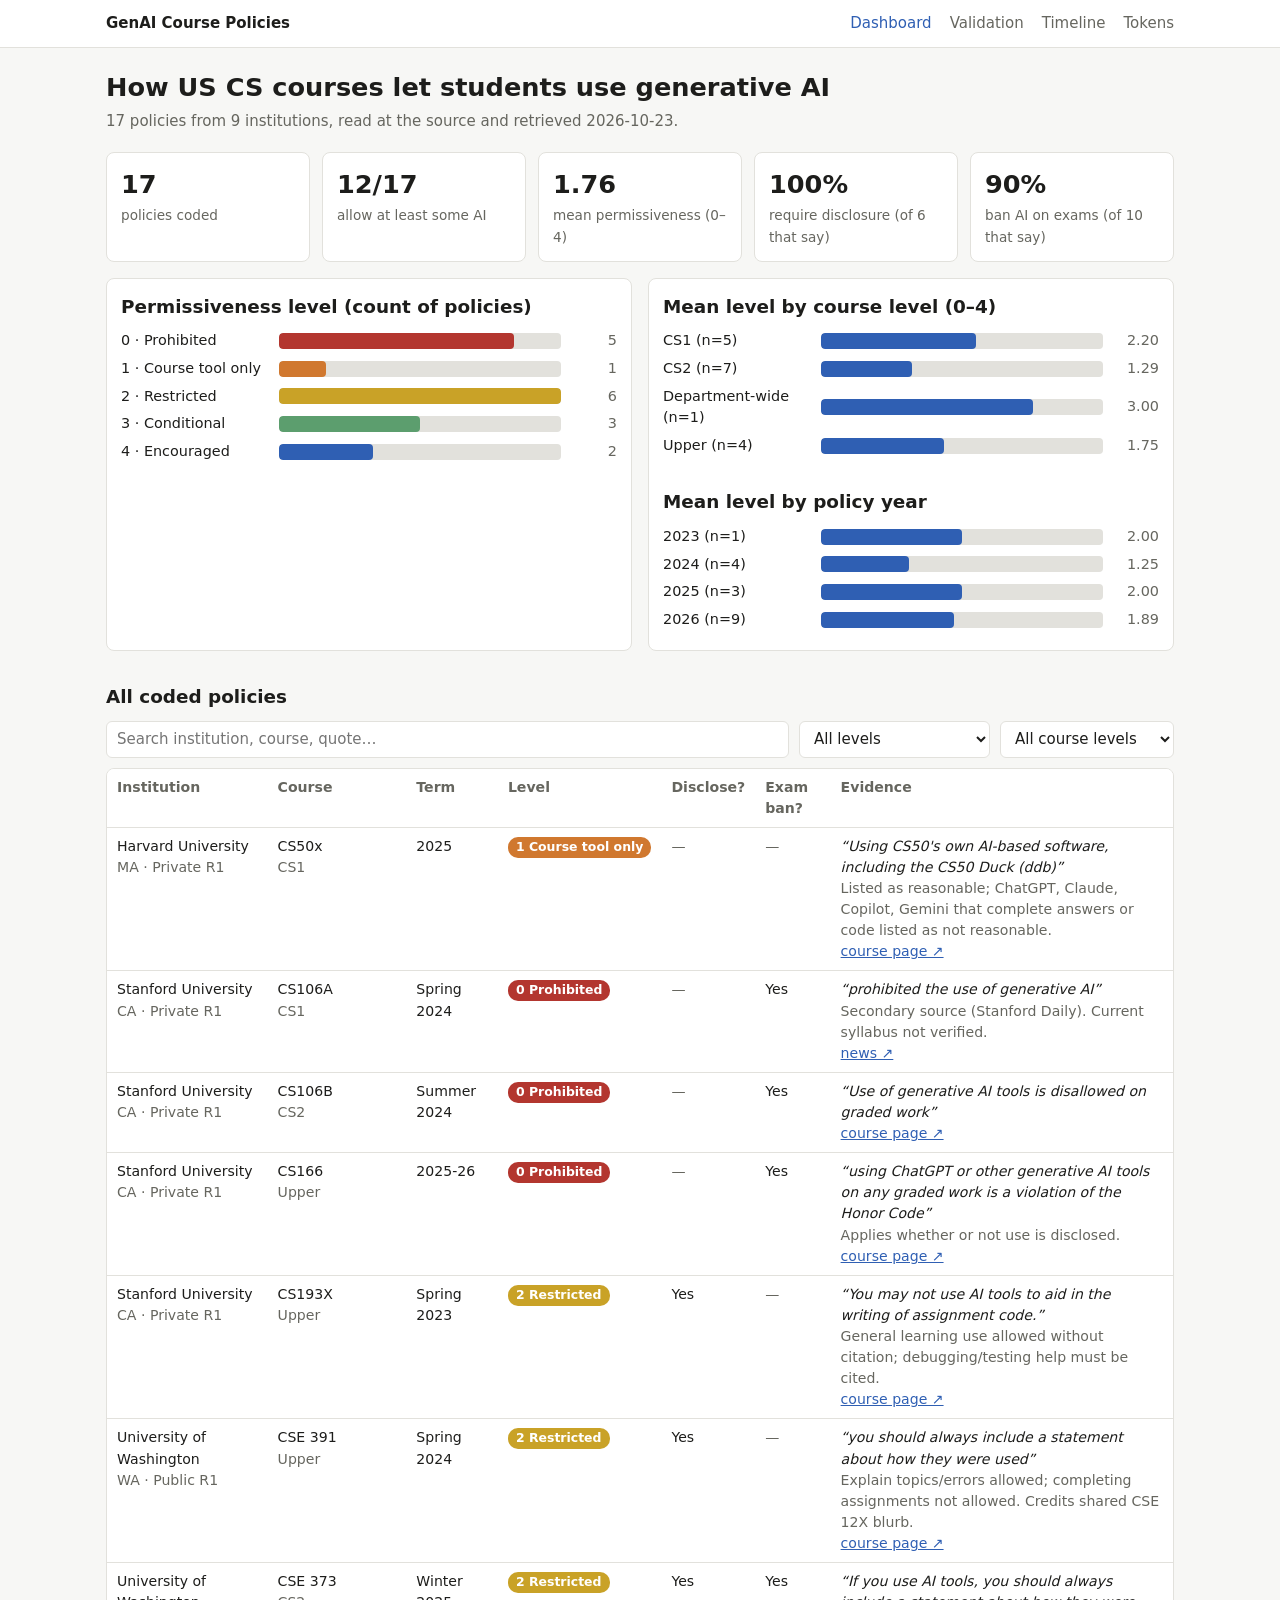
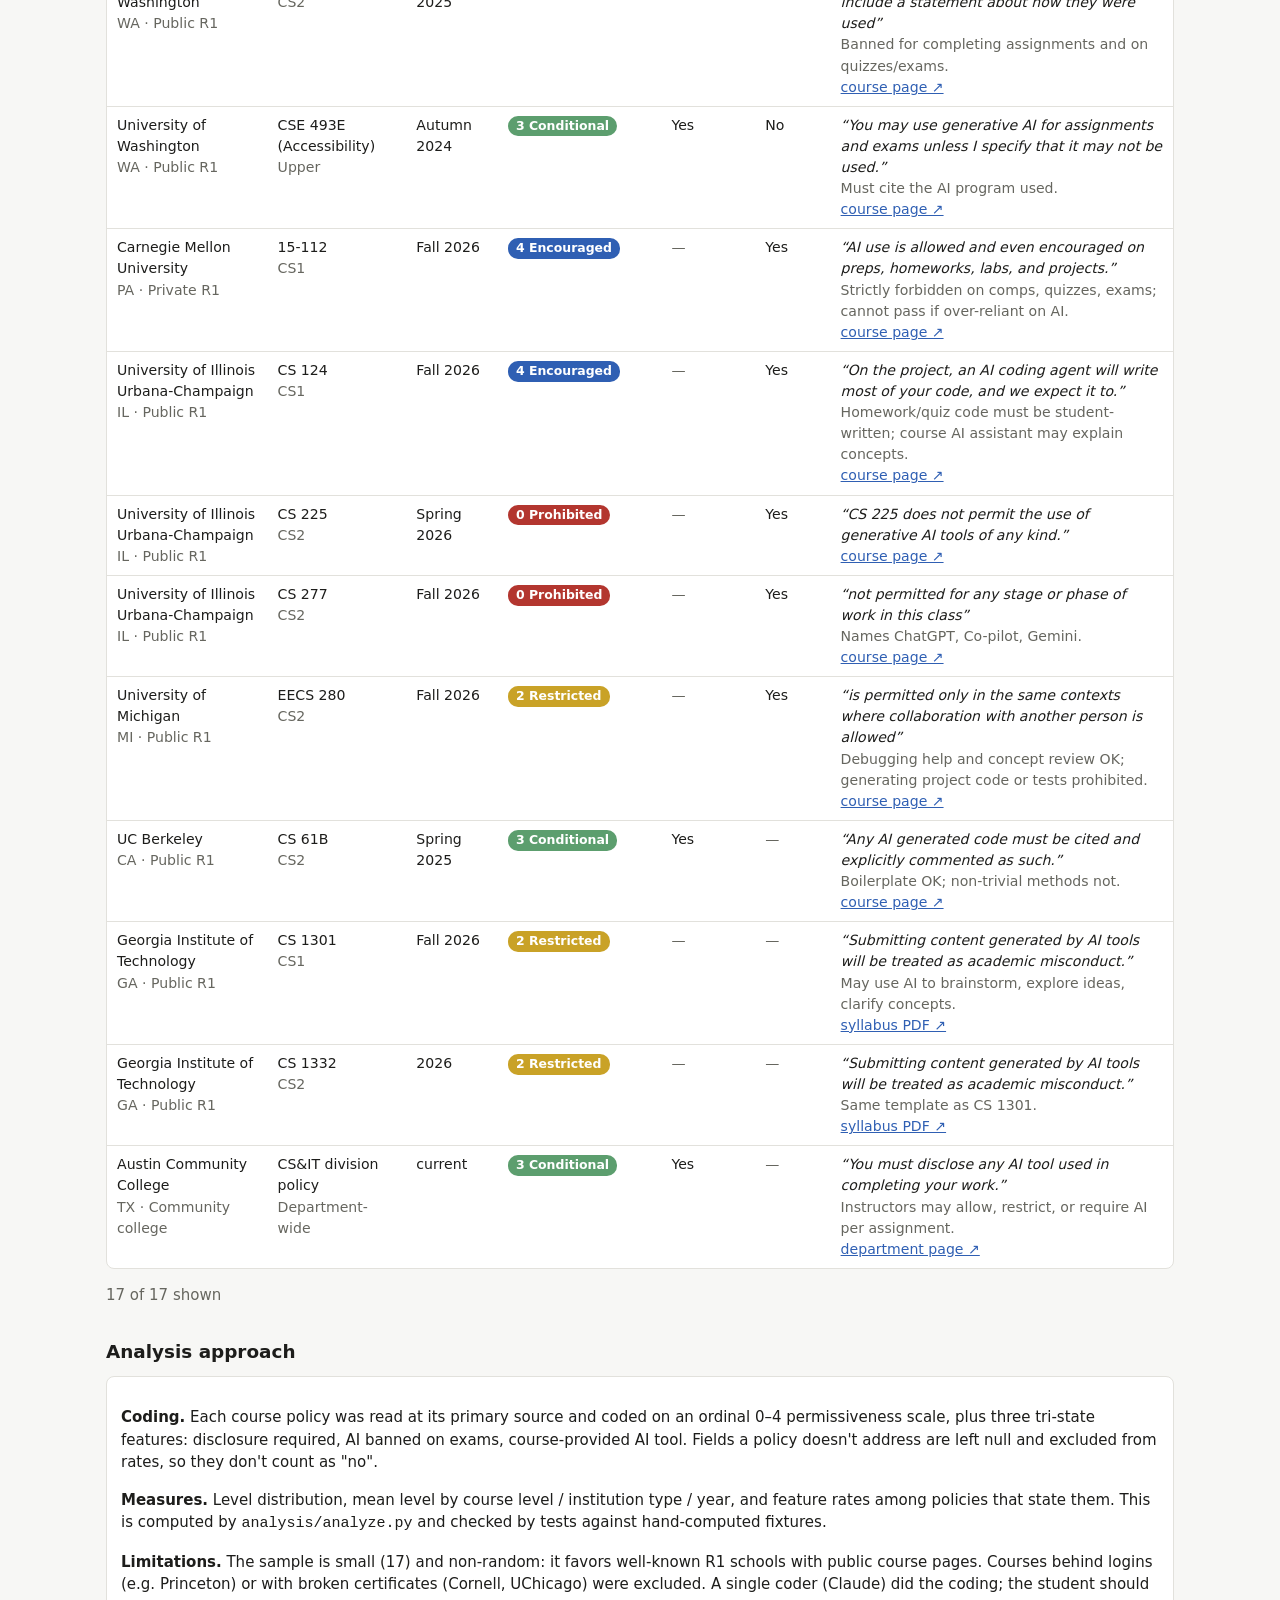
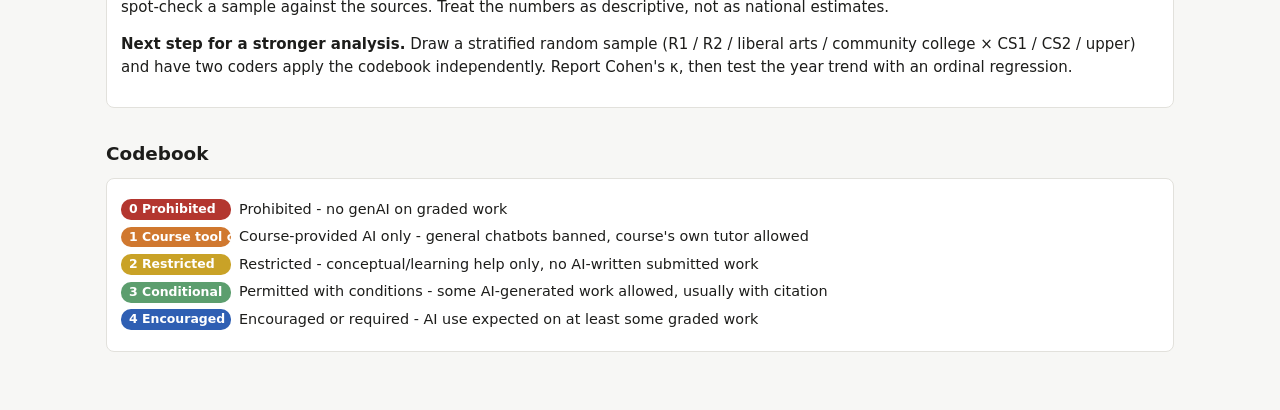
<file: site/index.html>
<!doctype html>
<html lang="en">
<head>
<meta charset="utf-8"><meta name="viewport" content="width=device-width, initial-scale=1">
<title>GenAI in CS Courses</title>
<link rel="stylesheet" href="style.css">
</head>
<body>
<header><nav><strong>GenAI Course Policies</strong>
<a href="index.html" class="on">Dashboard</a><a href="tests.html">Validation</a><a href="timeline.html">Timeline</a><a href="tokens.html">Tokens</a></nav></header>
<main>
<h1>How US CS courses let students use generative AI</h1>
<p class="sub" id="subtitle"></p>

<div class="kpis" id="kpis"></div>

<div class="grid2" style="margin-top:16px">
  <section class="panel"><h2 style="margin-top:0">Permissiveness level (count of policies)</h2><div id="dist"></div></section>
  <section class="panel"><h2 style="margin-top:0">Mean level by course level (0–4)</h2><div id="bycl"></div>
    <h2>Mean level by policy year</h2><div id="byyear"></div></section>
</div>

<h2>All coded policies</h2>
<div class="controls">
  <input type="search" id="q" placeholder="Search institution, course, quote…" aria-label="Search">
  <select id="lvl" aria-label="Level"><option value="">All levels</option></select>
  <select id="cl" aria-label="Course level"><option value="">All course levels</option></select>
</div>
<div class="tablewrap"><table>
  <thead><tr><th>Institution</th><th>Course</th><th>Term</th><th>Level</th><th>Disclose?</th><th>Exam ban?</th><th>Evidence</th></tr></thead>
  <tbody id="rows"></tbody></table></div>
<p class="muted" id="count"></p>

<h2>Analysis approach</h2>
<div class="panel">
<p><b>Coding.</b> Each course policy was read at its primary source and coded on an ordinal 0–4 permissiveness scale, plus three tri-state features: disclosure required, AI banned on exams, course-provided AI tool. Fields a policy doesn't address are left null and excluded from rates, so they don't count as "no".</p>
<p><b>Measures.</b> Level distribution, mean level by course level / institution type / year, and feature rates among policies that state them. This is computed by <code>analysis/analyze.py</code> and checked by tests against hand-computed fixtures.</p>
<p><b>Limitations.</b> The sample is small (17) and non-random: it favors well-known R1 schools with public course pages. Courses behind logins (e.g. Princeton) or with broken certificates (Cornell, UChicago) were excluded. A single coder (Claude) did the coding; the student should spot-check a sample against the sources. Treat the numbers as descriptive, not as national estimates.</p>
<p><b>Next step for a stronger analysis.</b> Draw a stratified random sample (R1 / R2 / liberal arts / community college × CS1 / CS2 / upper) and have two coders apply the codebook independently. Report Cohen's κ, then test the year trend with an ordinal regression.</p>
</div>
<h2>Codebook</h2><div class="panel" id="codebook"></div>
</main>
<script src="data/policies.js"></script>
<script src="data/summary.js"></script>
<script>
const D = window.POLICIES, S = window.SUMMARY, P = D.policies;
const COL = l => `var(--l${l})`;
const esc = s => String(s ?? "").replace(/[&<>"]/g, c => ({"&":"&amp;","<":"&lt;",">":"&gt;",'"':"&quot;"}[c]));
const yn = v => v === null ? '<span class="muted">—</span>' : v ? "Yes" : "No";
const pct = r => r.rate === null ? "—" : Math.round(r.rate * 100) + "%";
document.getElementById("subtitle").textContent =
  `${S.n_policies} policies from ${S.n_institutions} institutions, read at the source and retrieved ${D.retrieved}.`;
document.getElementById("kpis").innerHTML = [
  [S.n_policies, "policies coded"],
  [`${S.any_ai_allowed}/${S.n_policies}`, "allow at least some AI"],
  [S.mean_level.toFixed(2), "mean permissiveness (0–4)"],
  [pct(S.disclosure_required), `require disclosure (of ${S.disclosure_required.stated} that say)`],
  [pct(S.exams_ai_banned), `ban AI on exams (of ${S.exams_ai_banned.stated} that say)`],
].map(([b, s]) => `<div class="kpi"><b>${b}</b><span>${s}</span></div>`).join("");

function bars(el, rows, max) {
  document.getElementById(el).innerHTML = rows.map(([label, val, color, shown]) =>
    `<div class="bar-row"><span>${esc(label)}</span><div class="bar-track"><div class="bar" style="width:${val / max * 100}%;background:${color}"></div></div><span class="num">${shown ?? val}</span></div>`).join("");
}
const short = ["Prohibited", "Course tool only", "Restricted", "Conditional", "Encouraged"];
const maxCount = Math.max(...Object.values(S.level_distribution));
bars("dist", Object.entries(S.level_distribution).map(([l, n]) => [`${l} · ${short[l]}`, n, COL(l)]), maxCount);
bars("bycl", Object.entries(S.by_course_level).map(([k, g]) => [`${k} (n=${g.n})`, g.mean, "var(--accent)", g.mean.toFixed(2)]), 4);
bars("byyear", Object.entries(S.by_year).map(([k, g]) => [`${k} (n=${g.n})`, g.mean, "var(--accent)", g.mean.toFixed(2)]), 4);

const lvlSel = document.getElementById("lvl"), clSel = document.getElementById("cl");
Object.entries(D.codebook.level).forEach(([k, v]) => lvlSel.add(new Option(`${k} – ${short[k]}`, k)));
D.codebook.course_level.forEach(c => clSel.add(new Option(c, c)));
function render() {
  const q = document.getElementById("q").value.toLowerCase();
  const rows = P.filter(p => (!lvlSel.value || p.level == lvlSel.value) && (!clSel.value || p.course_level === clSel.value) &&
    (!q || [p.institution, p.course, p.quote, p.notes, p.state].join(" ").toLowerCase().includes(q)));
  document.getElementById("rows").innerHTML = rows.map(p => `<tr>
    <td>${esc(p.institution)}<br><span class="muted">${esc(p.state)} · ${esc(p.institution_type)}</span></td>
    <td>${esc(p.course)}<br><span class="muted">${esc(p.course_level)}</span></td>
    <td>${esc(p.term)}</td>
    <td><span class="pill" style="background:${COL(p.level)}">${p.level} ${short[p.level]}</span></td>
    <td>${yn(p.disclosure_required)}</td><td>${yn(p.exams_ai_banned)}</td>
    <td><q>${esc(p.quote)}</q>${p.notes ? `<br><span class="muted">${esc(p.notes)}</span>` : ""}<br><a href="${esc(p.source)}" target="_blank" rel="noopener">${esc(p.source_type)} ↗</a></td></tr>`).join("");
  document.getElementById("count").textContent = `${rows.length} of ${P.length} shown`;
}
["q", "lvl", "cl"].forEach(id => document.getElementById(id).addEventListener("input", render));
render();
document.getElementById("codebook").innerHTML = Object.entries(D.codebook.level)
  .map(([k, v]) => `<div class="bar-row" style="grid-template-columns:110px 1fr"><span class="pill" style="background:${COL(k)}">${k} ${short[k]}</span><span>${esc(v)}</span></div>`).join("");
</script>
</body>
</html>
</file>
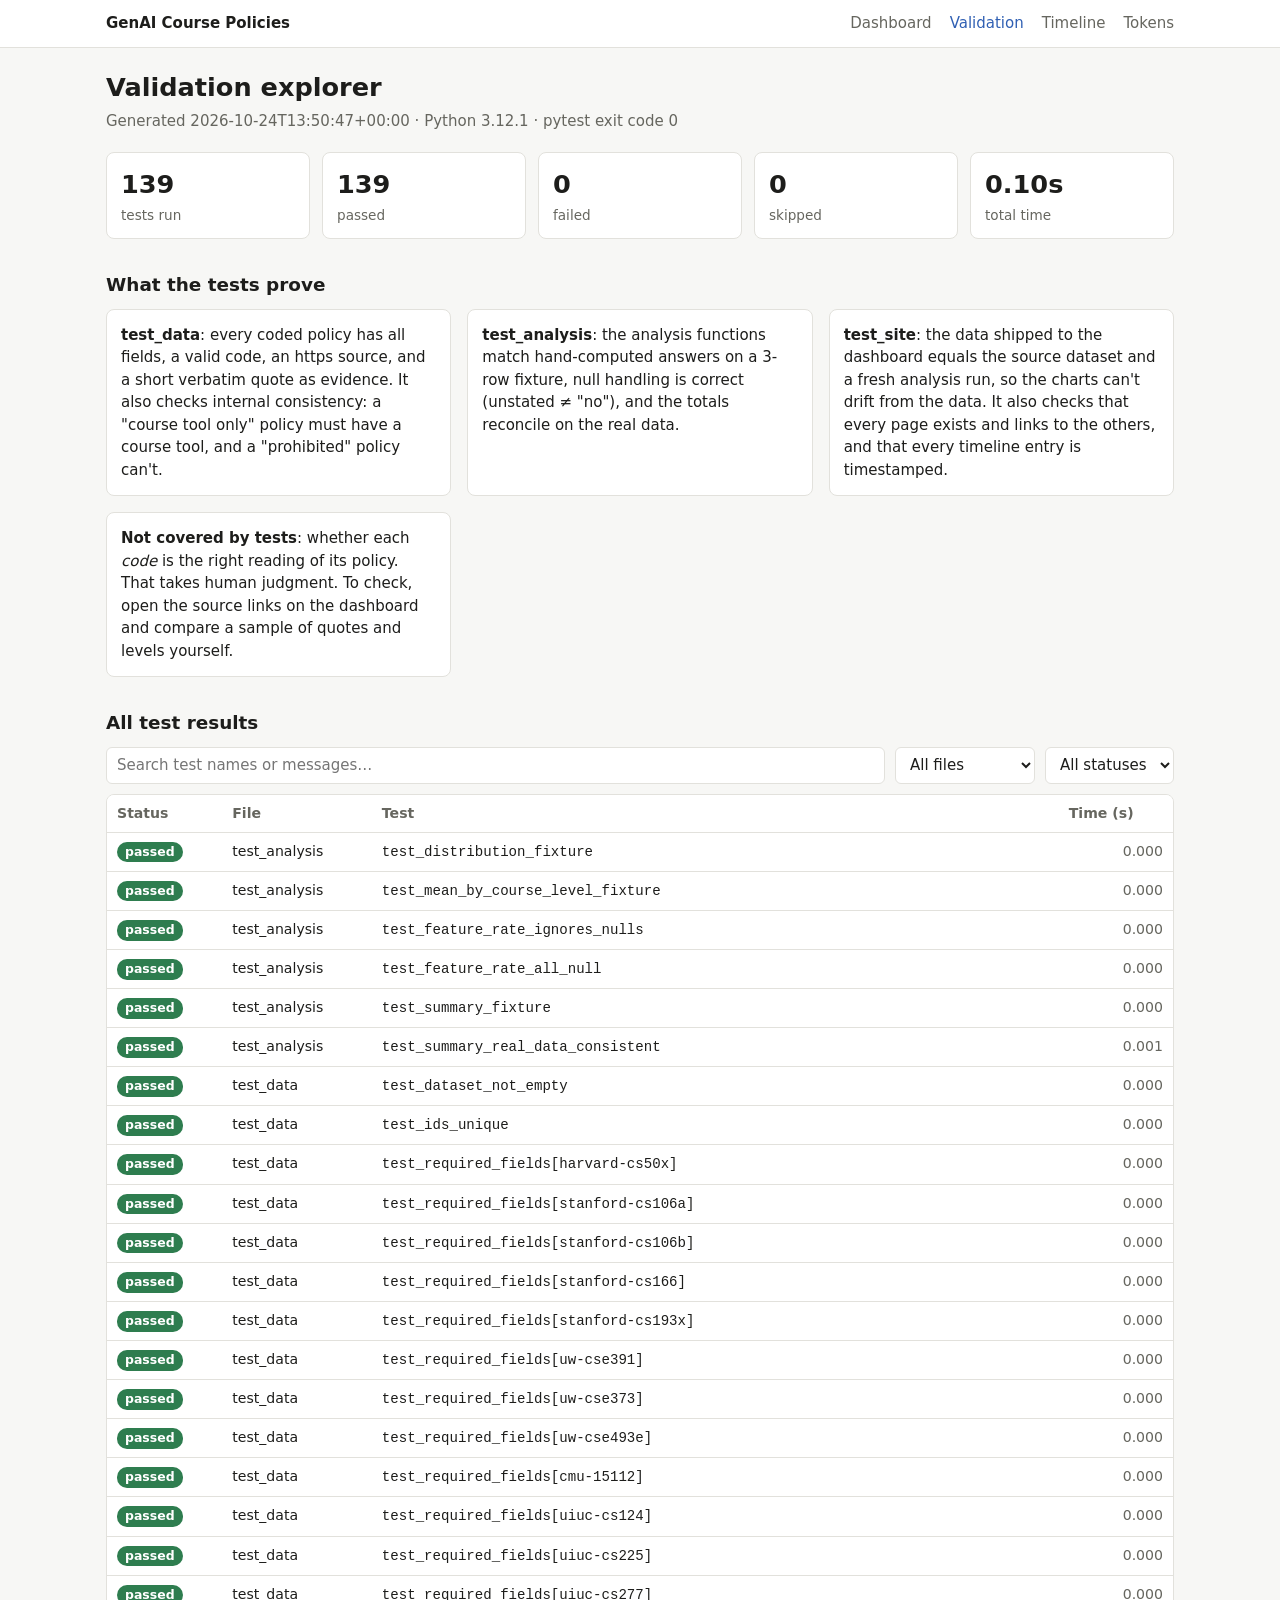
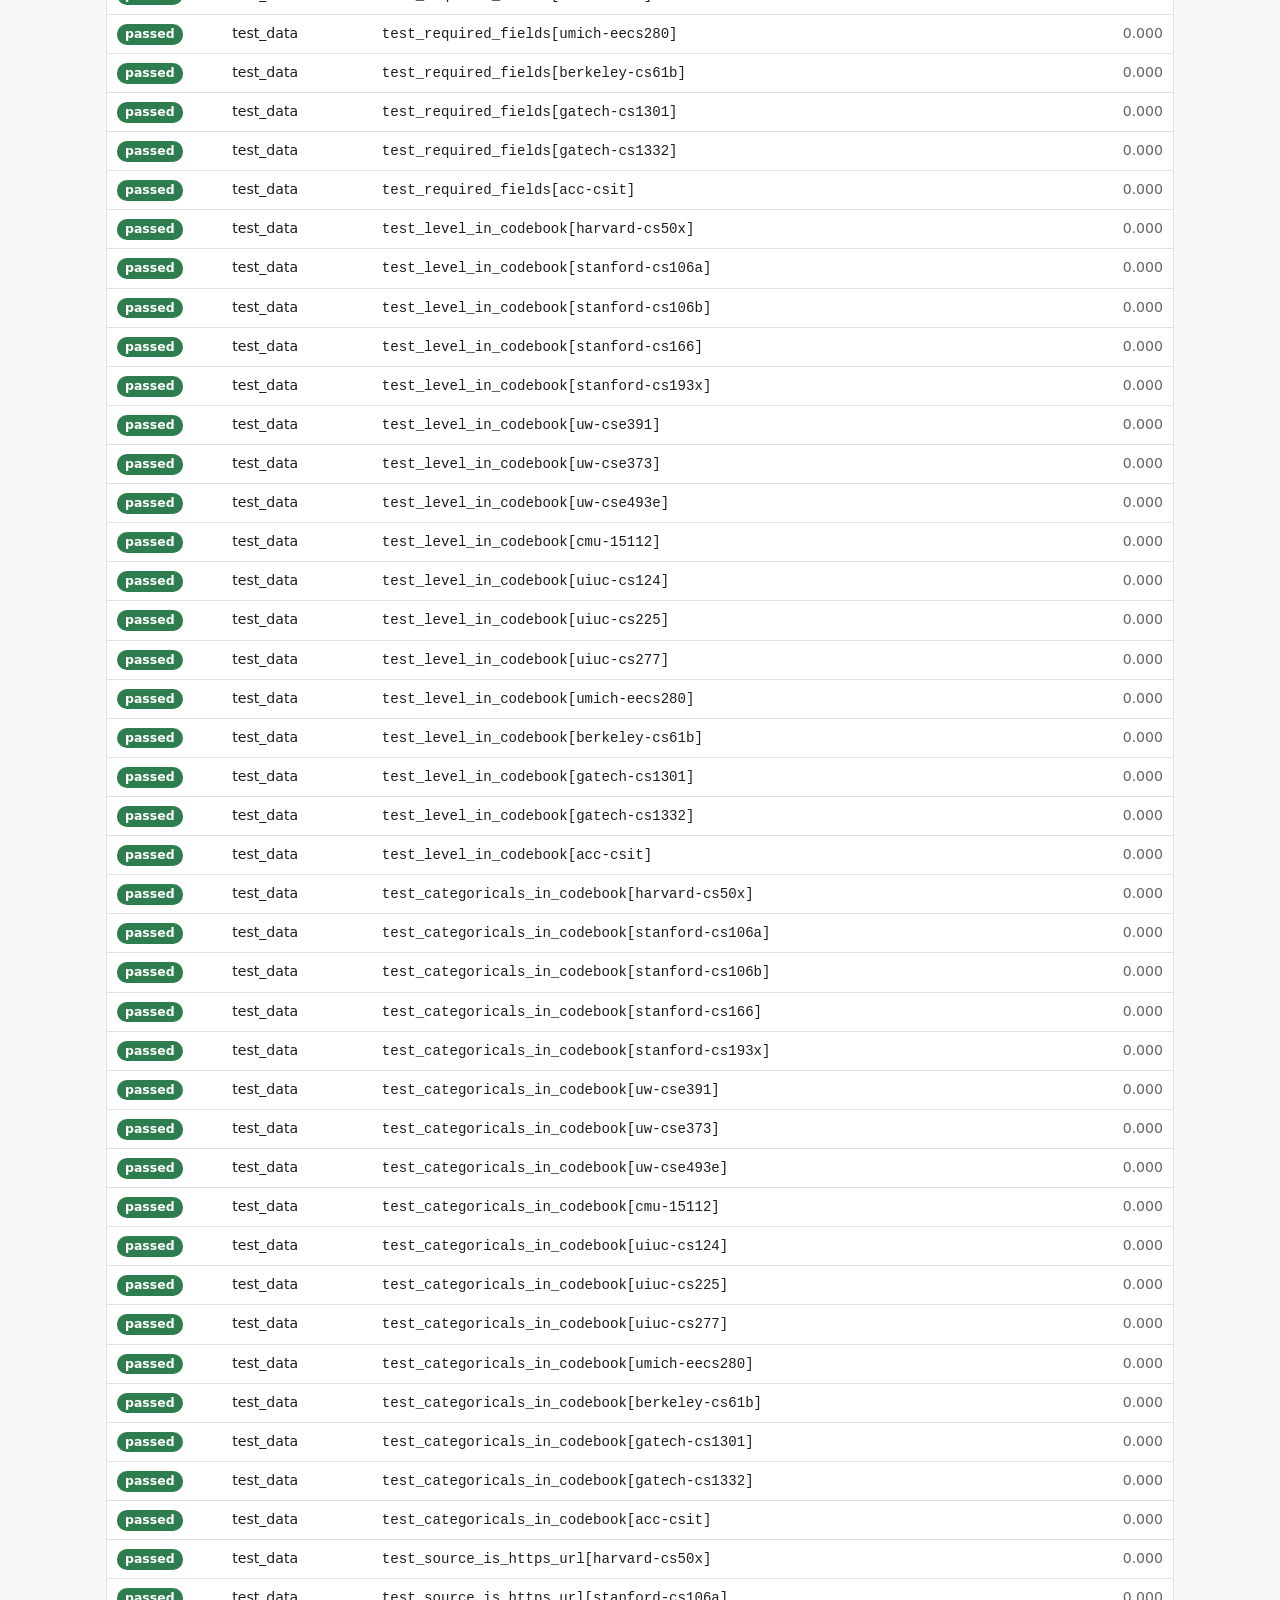
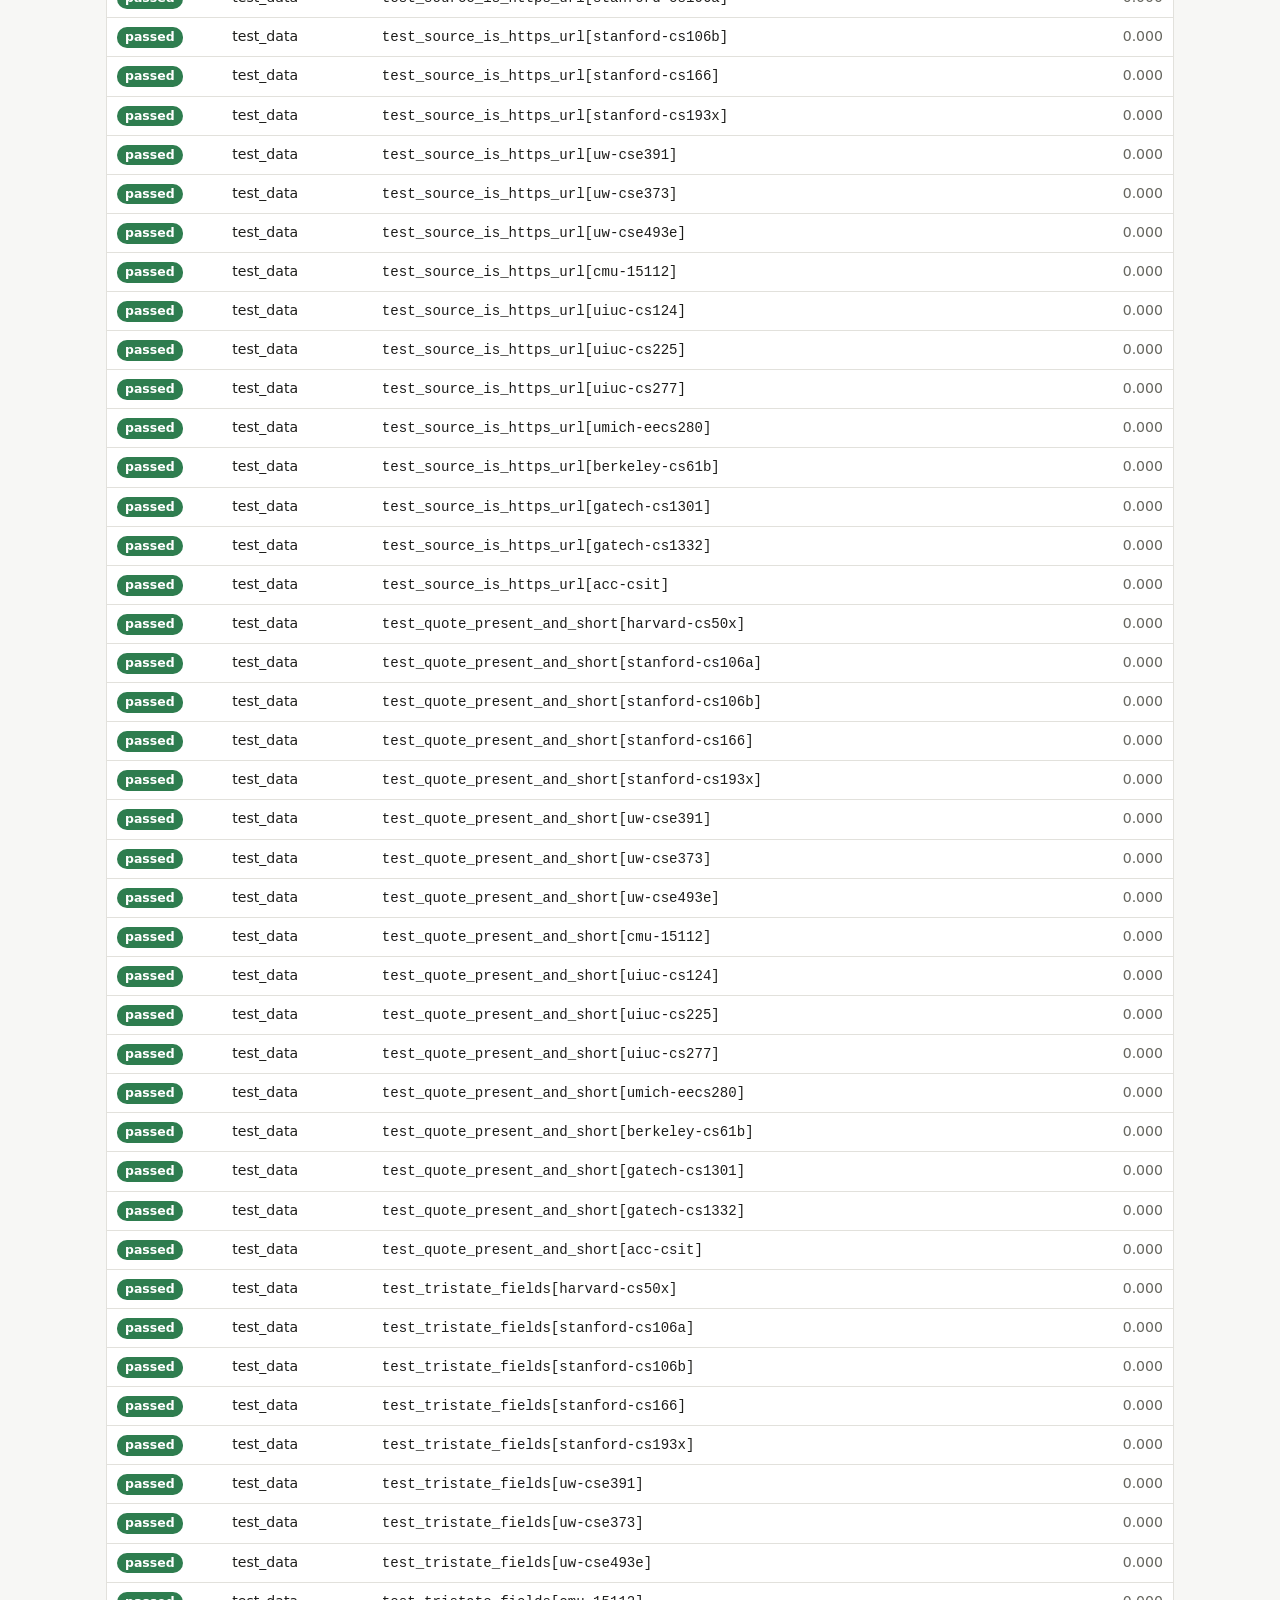
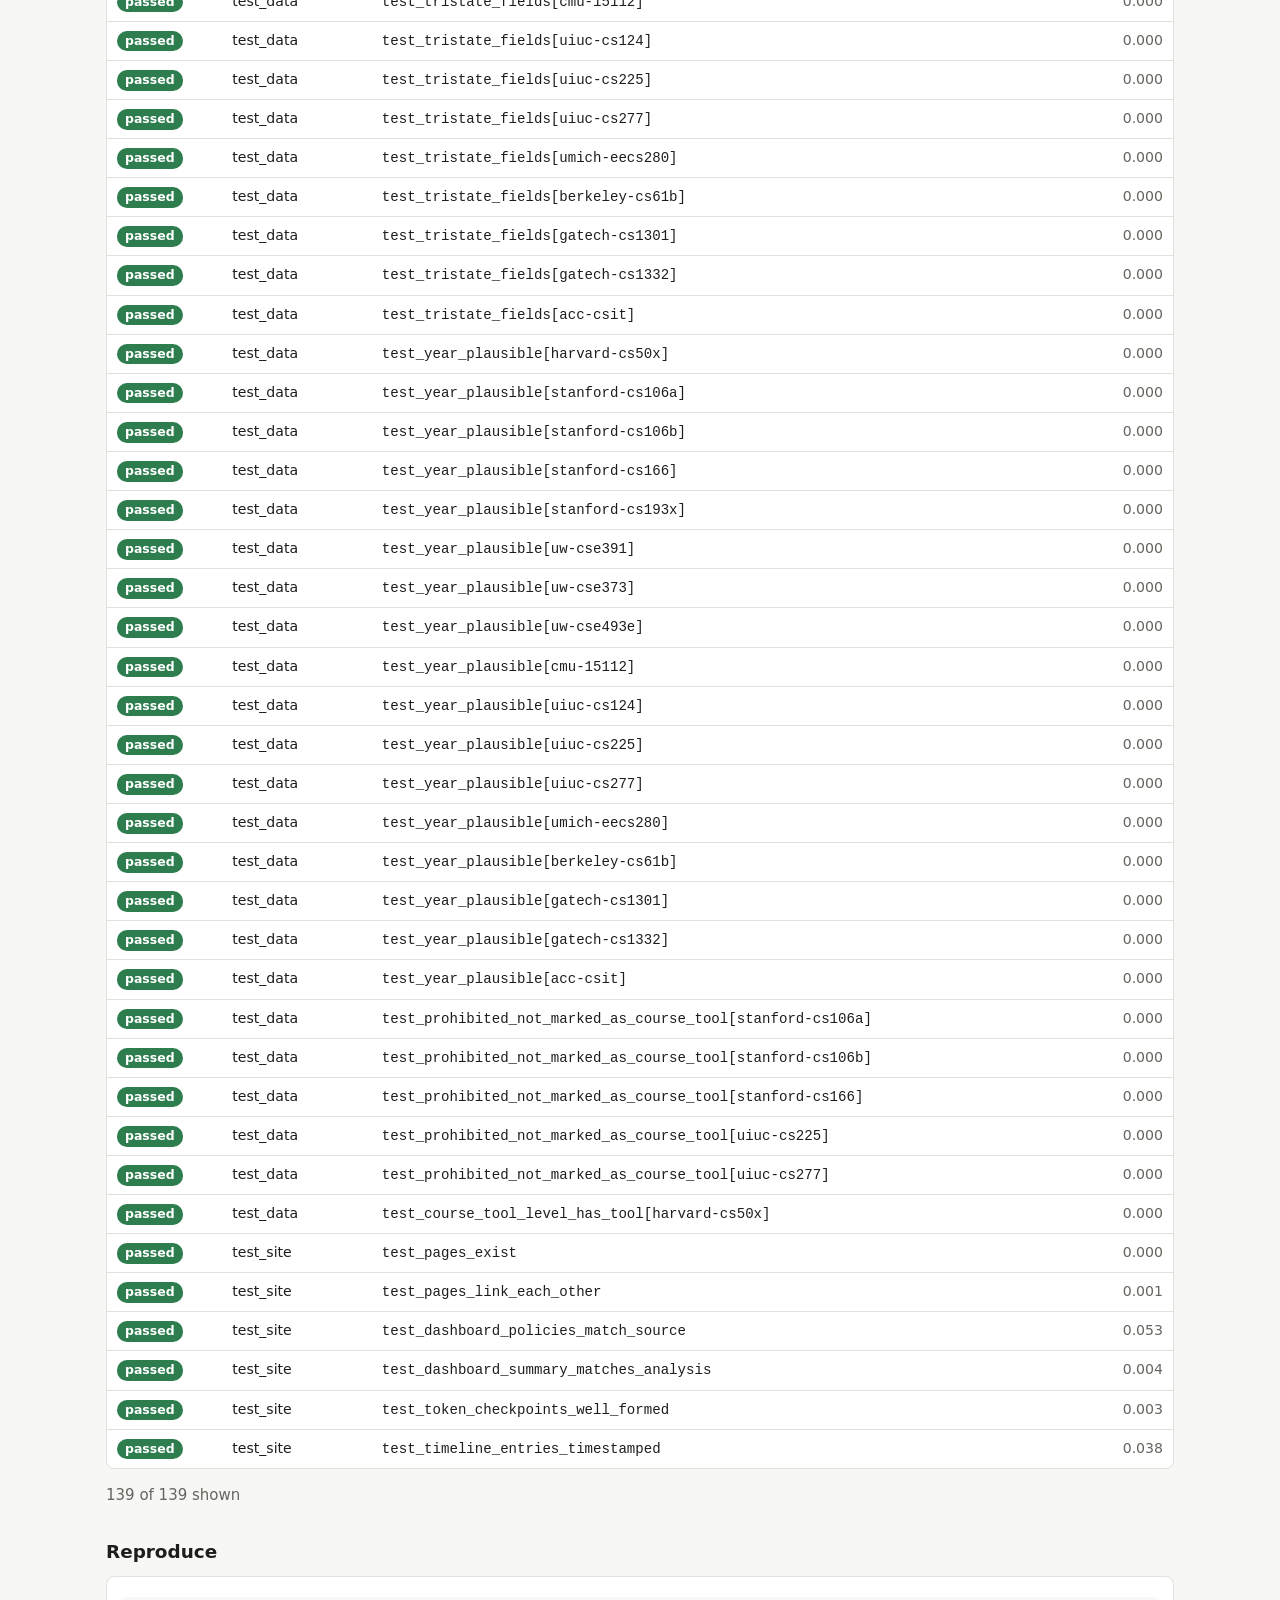
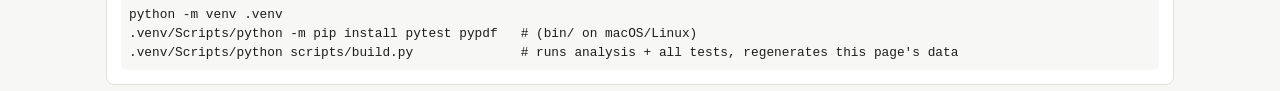
<file: site/tests.html>
<!doctype html>
<html lang="en">
<head>
<meta charset="utf-8"><meta name="viewport" content="width=device-width, initial-scale=1">
<title>Validation Explorer</title>
<link rel="stylesheet" href="style.css">
</head>
<body>
<header><nav><strong>GenAI Course Policies</strong>
<a href="index.html">Dashboard</a><a href="tests.html" class="on">Validation</a><a href="timeline.html">Timeline</a><a href="tokens.html">Tokens</a></nav></header>
<main>
<h1>Validation explorer</h1>
<p class="sub" id="meta"></p>
<div class="kpis" id="kpis"></div>

<h2>What the tests prove</h2>
<div class="grid2">
  <div class="panel"><b>test_data</b>: every coded policy has all fields, a valid code, an https source, and a short verbatim quote as evidence. It also checks internal consistency: a "course tool only" policy must have a course tool, and a "prohibited" policy can't.</div>
  <div class="panel"><b>test_analysis</b>: the analysis functions match hand-computed answers on a 3-row fixture, null handling is correct (unstated ≠ "no"), and the totals reconcile on the real data.</div>
  <div class="panel"><b>test_site</b>: the data shipped to the dashboard equals the source dataset and a fresh analysis run, so the charts can't drift from the data. It also checks that every page exists and links to the others, and that every timeline entry is timestamped.</div>
  <div class="panel"><b>Not covered by tests</b>: whether each <i>code</i> is the right reading of its policy. That takes human judgment. To check, open the source links on the dashboard and compare a sample of quotes and levels yourself.</div>
</div>

<h2>All test results</h2>
<div class="controls">
  <input type="search" id="q" placeholder="Search test names or messages…" aria-label="Search">
  <select id="file" aria-label="File"><option value="">All files</option></select>
  <select id="status" aria-label="Status"><option value="">All statuses</option><option>passed</option><option>failed</option><option>skipped</option></select>
</div>
<div class="tablewrap"><table><thead><tr><th>Status</th><th>File</th><th>Test</th><th>Time (s)</th></tr></thead><tbody id="rows"></tbody></table></div>
<p class="muted" id="count"></p>

<h2>Reproduce</h2>
<div class="panel"><pre>python -m venv .venv
.venv/Scripts/python -m pip install pytest pypdf   # (bin/ on macOS/Linux)
.venv/Scripts/python scripts/build.py              # runs analysis + all tests, regenerates this page's data</pre></div>
</main>
<script src="data/tests.js"></script>
<script>
const T = window.TESTS;
const esc = s => String(s ?? "").replace(/[&<>"]/g, c => ({"&":"&amp;","<":"&lt;",">":"&gt;",'"':"&quot;"}[c]));
const n = s => T.tests.filter(t => t.status === s).length;
document.getElementById("meta").textContent = `Generated ${T.generated} · Python ${T.python} · pytest exit code ${T.exit_code}`;
document.getElementById("kpis").innerHTML = [[T.tests.length, "tests run"], [n("passed"), "passed"], [n("failed"), "failed"], [n("skipped"), "skipped"],
  [T.tests.reduce((a, t) => a + t.time, 0).toFixed(2) + "s", "total time"]]
  .map(([b, s]) => `<div class="kpi"><b>${b}</b><span>${s}</span></div>`).join("");
const fileSel = document.getElementById("file");
[...new Set(T.tests.map(t => t.file))].forEach(f => fileSel.add(new Option(f, f)));
const color = { passed: "var(--pass)", failed: "var(--fail)", skipped: "var(--skip)" };
function render() {
  const q = document.getElementById("q").value.toLowerCase(), st = document.getElementById("status").value;
  const rows = T.tests.filter(t => (!fileSel.value || t.file === fileSel.value) && (!st || t.status === st) &&
    (!q || (t.name + " " + t.message).toLowerCase().includes(q)));
  document.getElementById("rows").innerHTML = rows.map(t => `<tr><td><span class="pill" style="background:${color[t.status]}">${t.status}</span></td>
    <td>${esc(t.file)}</td><td><code>${esc(t.name)}</code>${t.message ? `<pre>${esc(t.message)}</pre>` : ""}</td><td class="num">${t.time.toFixed(3)}</td></tr>`).join("");
  document.getElementById("count").textContent = `${rows.length} of ${T.tests.length} shown`;
}
["q", "file", "status"].forEach(id => document.getElementById(id).addEventListener("input", render));
render();
</script>
</body>
</html>
</file>
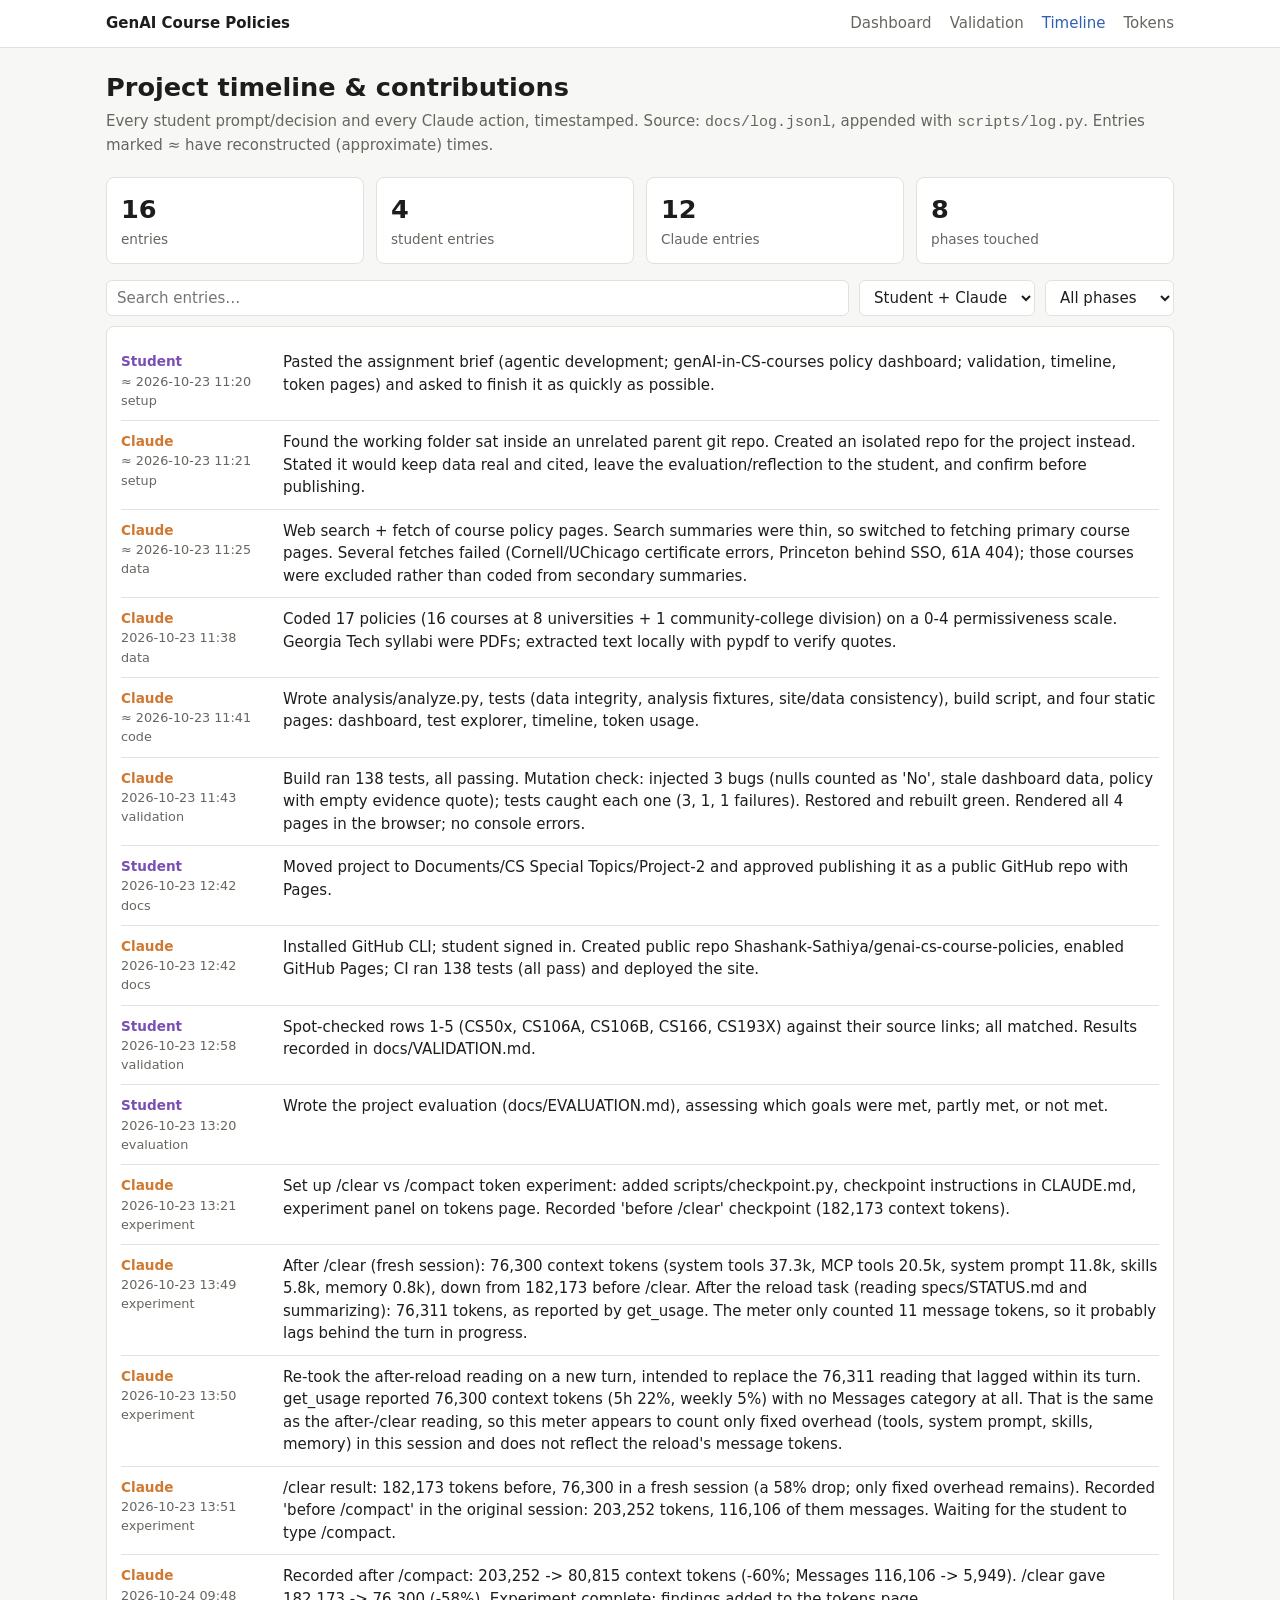
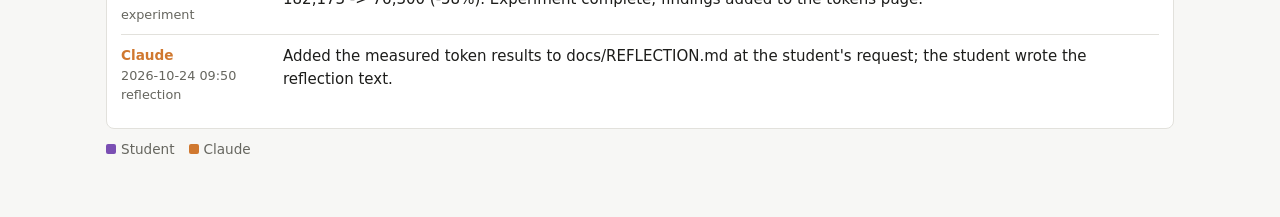
<file: site/timeline.html>
<!doctype html>
<html lang="en">
<head>
<meta charset="utf-8"><meta name="viewport" content="width=device-width, initial-scale=1">
<title>Project Timeline</title>
<link rel="stylesheet" href="style.css">
<style>
.entry { display: grid; grid-template-columns: 150px 1fr; gap: 12px; padding: 10px 0; border-bottom: 1px solid var(--line); }
.entry:last-child { border-bottom: 0; }
.who { font-weight: 600; font-size: .85rem; }
@media (max-width: 560px) { .entry { grid-template-columns: 1fr; gap: 2px; } }
</style>
</head>
<body>
<header><nav><strong>GenAI Course Policies</strong>
<a href="index.html">Dashboard</a><a href="tests.html">Validation</a><a href="timeline.html" class="on">Timeline</a><a href="tokens.html">Tokens</a></nav></header>
<main>
<h1>Project timeline &amp; contributions</h1>
<p class="sub">Every student prompt/decision and every Claude action, timestamped. Source: <code>docs/log.jsonl</code>, appended with <code>scripts/log.py</code>. Entries marked ≈ have reconstructed (approximate) times.</p>
<div class="kpis" id="kpis"></div>
<div class="controls" style="margin-top:16px">
  <input type="search" id="q" placeholder="Search entries…" aria-label="Search">
  <select id="actor" aria-label="Actor"><option value="">Student + Claude</option><option value="student">Student only</option><option value="claude">Claude only</option></select>
  <select id="phase" aria-label="Phase"><option value="">All phases</option></select>
</div>
<div class="panel" id="list"></div>
<div class="legend" style="margin-top:10px"><span><i style="background:var(--student)"></i>Student</span><span><i style="background:var(--claude)"></i>Claude</span></div>
</main>
<script src="data/timeline.js"></script>
<script>
const L = window.TIMELINE;
const esc = s => String(s ?? "").replace(/[&<>"]/g, c => ({"&":"&amp;","<":"&lt;",">":"&gt;",'"':"&quot;"}[c]));
const cnt = a => L.filter(e => e.actor === a).length;
document.getElementById("kpis").innerHTML = [[L.length, "entries"], [cnt("student"), "student entries"], [cnt("claude"), "Claude entries"],
  [new Set(L.map(e => e.phase)).size, "phases touched"]].map(([b, s]) => `<div class="kpi"><b>${b}</b><span>${s}</span></div>`).join("");
const ph = document.getElementById("phase");
[...new Set(L.map(e => e.phase))].forEach(p => ph.add(new Option(p, p)));
function render() {
  const q = document.getElementById("q").value.toLowerCase(), a = document.getElementById("actor").value;
  const rows = L.filter(e => (!a || e.actor === a) && (!ph.value || e.phase === ph.value) && (!q || e.text.toLowerCase().includes(q)));
  document.getElementById("list").innerHTML = rows.map(e => `<div class="entry">
    <div><div class="who" style="color:var(--${e.actor})">${e.actor === "student" ? "Student" : "Claude"}</div>
    <div class="muted" style="font-size:.8rem">${e.approx ? "≈ " : ""}${esc(e.ts.replace("T", " ").slice(0, 16))}<br>${esc(e.phase)}</div></div>
    <div>${esc(e.text)}</div></div>`).join("") || '<p class="muted">No entries match.</p>';
}
["q", "actor", "phase"].forEach(id => document.getElementById(id).addEventListener("input", render));
render();
</script>
</body>
</html>
</file>
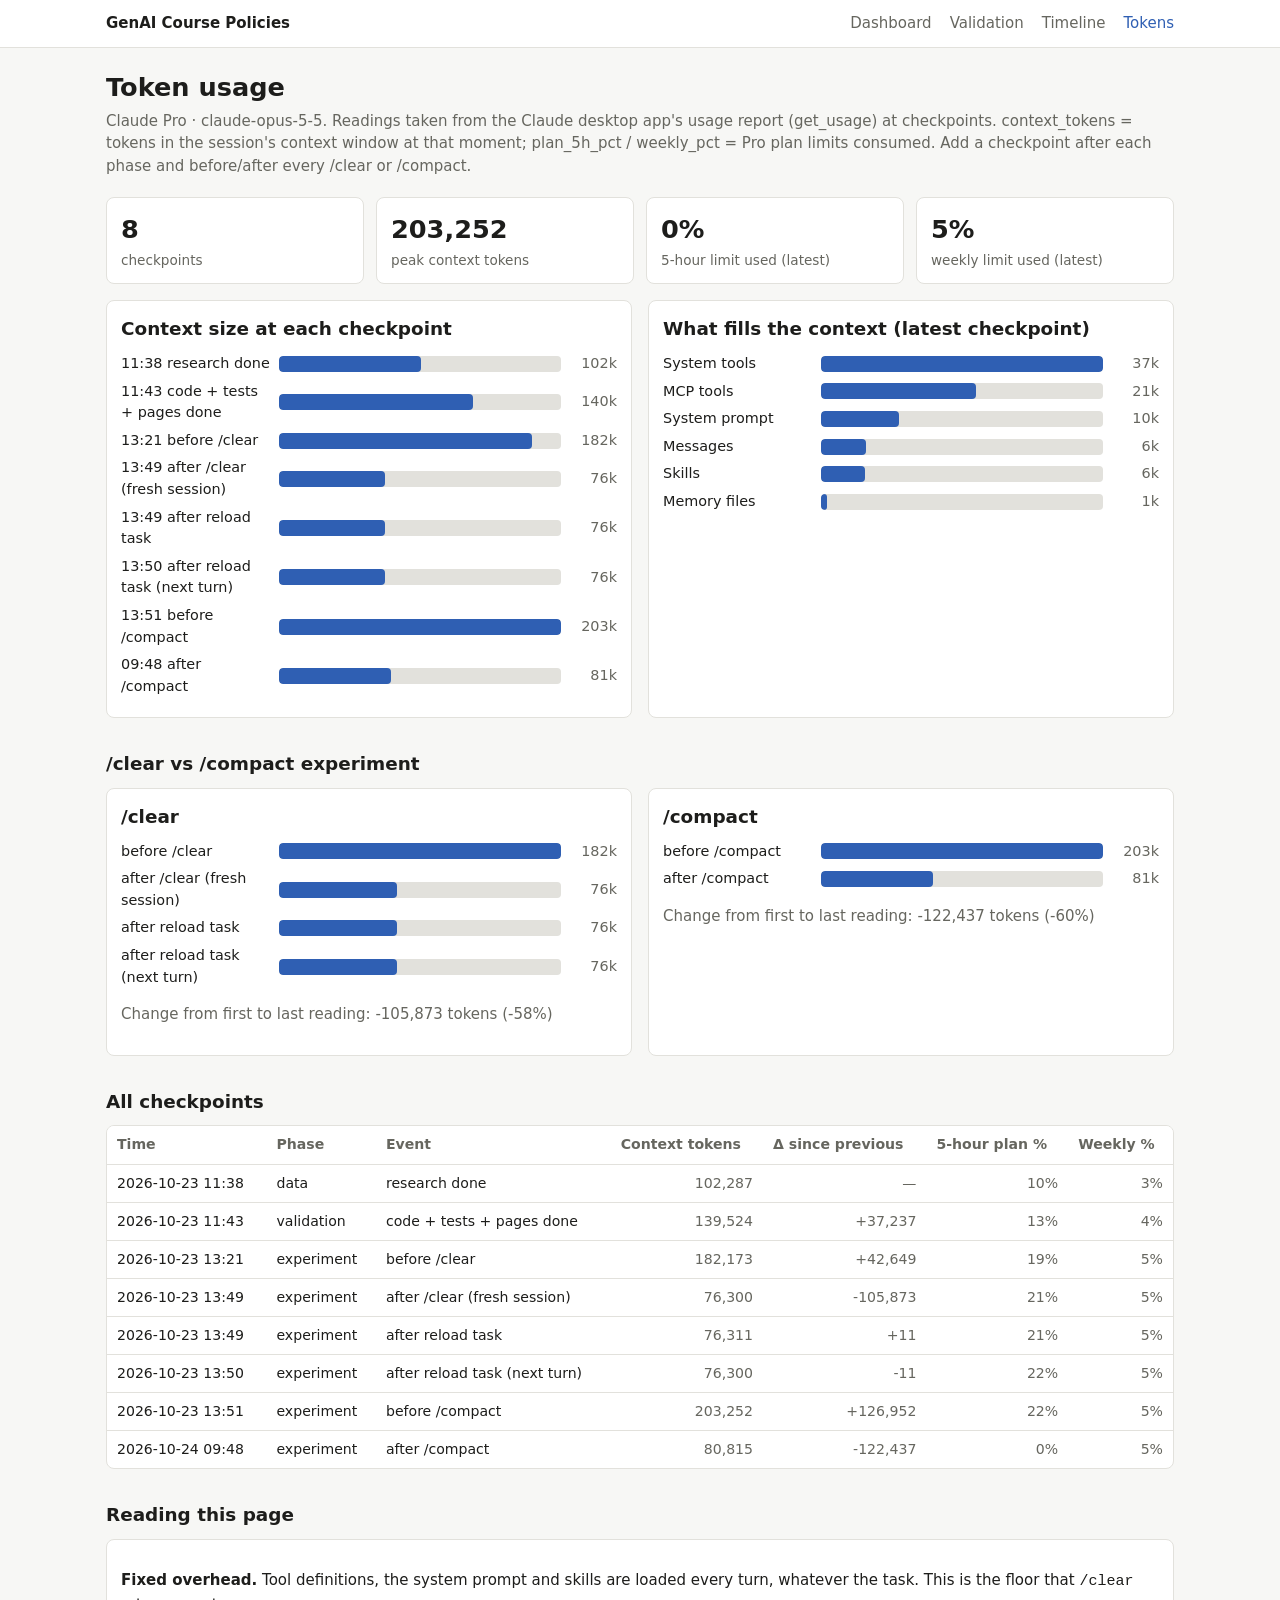
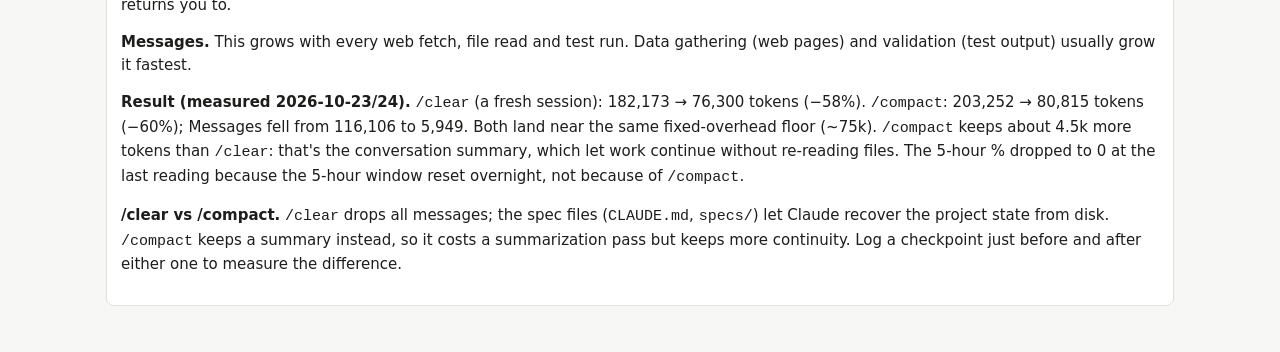
<file: site/tokens.html>
<!doctype html>
<html lang="en">
<head>
<meta charset="utf-8"><meta name="viewport" content="width=device-width, initial-scale=1">
<title>Token Usage</title>
<link rel="stylesheet" href="style.css">
</head>
<body>
<header><nav><strong>GenAI Course Policies</strong>
<a href="index.html">Dashboard</a><a href="tests.html">Validation</a><a href="timeline.html">Timeline</a><a href="tokens.html" class="on">Tokens</a></nav></header>
<main>
<h1>Token usage</h1>
<p class="sub" id="note"></p>
<div class="kpis" id="kpis"></div>

<div class="grid2" style="margin-top:16px">
  <section class="panel"><h2 style="margin-top:0">Context size at each checkpoint</h2><div id="ctx"></div></section>
  <section class="panel"><h2 style="margin-top:0">What fills the context (latest checkpoint)</h2><div id="brk"></div></section>
</div>

<h2>/clear vs /compact experiment</h2>
<div class="grid2">
  <section class="panel"><h2 style="margin-top:0">/clear</h2><div id="exp-clear"></div></section>
  <section class="panel"><h2 style="margin-top:0">/compact</h2><div id="exp-compact"></div></section>
</div>

<h2>All checkpoints</h2>
<div class="tablewrap"><table><thead><tr><th>Time</th><th>Phase</th><th>Event</th><th>Context tokens</th><th>Δ since previous</th><th>5-hour plan %</th><th>Weekly %</th></tr></thead><tbody id="rows"></tbody></table></div>

<h2>Reading this page</h2>
<div class="panel">
<p><b>Fixed overhead.</b> Tool definitions, the system prompt and skills are loaded every turn, whatever the task. This is the floor that <code>/clear</code> returns you to.</p>
<p><b>Messages.</b> This grows with every web fetch, file read and test run. Data gathering (web pages) and validation (test output) usually grow it fastest.</p>
<p><b>Result (measured 2026-10-23/24).</b> <code>/clear</code> (a fresh session): 182,173 &rarr; 76,300 tokens (&minus;58%). <code>/compact</code>: 203,252 &rarr; 80,815 tokens (&minus;60%); Messages fell from 116,106 to 5,949. Both land near the same fixed-overhead floor (~75k). <code>/compact</code> keeps about 4.5k more tokens than <code>/clear</code>: that's the conversation summary, which let work continue without re-reading files. The 5-hour % dropped to 0 at the last reading because the 5-hour window reset overnight, not because of <code>/compact</code>.</p>
<p><b>/clear vs /compact.</b> <code>/clear</code> drops all messages; the spec files (<code>CLAUDE.md</code>, <code>specs/</code>) let Claude recover the project state from disk. <code>/compact</code> keeps a summary instead, so it costs a summarization pass but keeps more continuity. Log a checkpoint just before and after either one to measure the difference.</p>
</div>
</main>
<script src="data/tokens.js"></script>
<script>
const K = window.TOKENS, C = K.checkpoints;
const esc = s => String(s ?? "").replace(/[&<>"]/g, c => ({"&":"&amp;","<":"&lt;",">":"&gt;",'"':"&quot;"}[c]));
const fmt = n => n.toLocaleString("en-US");
const last = C[C.length - 1];
document.getElementById("note").textContent = `${K.plan} · ${K.model}. ${K.note}`;
document.getElementById("kpis").innerHTML = [[C.length, "checkpoints"], [fmt(Math.max(...C.map(c => c.context_tokens))), "peak context tokens"],
  [last.plan_5h_pct + "%", "5-hour limit used (latest)"], [last.weekly_pct + "%", "weekly limit used (latest)"]]
  .map(([b, s]) => `<div class="kpi"><b>${b}</b><span>${s}</span></div>`).join("");
const bars = (el, rows, max) => document.getElementById(el).innerHTML = rows.map(([l, v]) =>
  `<div class="bar-row"><span>${esc(l)}</span><div class="bar-track"><div class="bar" style="width:${v / max * 100}%"></div></div><span class="num">${(v / 1000).toFixed(0)}k</span></div>`).join("");
const maxCtx = Math.max(...C.map(c => c.context_tokens));
bars("ctx", C.map(c => [`${c.ts.slice(11, 16)} ${c.event}`, c.context_tokens]), maxCtx);
const b = Object.entries(last.breakdown || {});
bars("brk", b, Math.max(...b.map(x => x[1])));
["clear", "compact"].forEach(x => {
  const E = C.filter(c => c.experiment === x);
  const el = "exp-" + x;
  if (!E.length) { document.getElementById(el).innerHTML = '<p class="muted">No readings yet.</p>'; return; }
  bars(el, E.map(c => [c.event, c.context_tokens]), Math.max(...E.map(c => c.context_tokens)));
  const d = E[E.length - 1].context_tokens - E[0].context_tokens;
  document.getElementById(el).insertAdjacentHTML("beforeend",
    `<p class="muted">Change from first to last reading: ${d >= 0 ? "+" : ""}${fmt(d)} tokens (${Math.round(d / E[0].context_tokens * 100)}%)</p>`);
});
document.getElementById("rows").innerHTML = C.map((c, i) => `<tr><td>${esc(c.ts.replace("T", " ").slice(0, 16))}</td><td>${esc(c.phase)}</td><td>${esc(c.event)}</td>
  <td class="num">${fmt(c.context_tokens)}</td><td class="num">${i ? (c.context_tokens - C[i - 1].context_tokens >= 0 ? "+" : "") + fmt(c.context_tokens - C[i - 1].context_tokens) : "—"}</td>
  <td class="num">${c.plan_5h_pct}%</td><td class="num">${c.weekly_pct}%</td></tr>`).join("");
</script>
</body>
</html>
</file>
<file: site/style.css>
:root {
  --bg: #f7f7f5; --panel: #ffffff; --text: #1d1d1b; --muted: #66665f; --line: #e2e1dc;
  --accent: #2f5fb3; --pass: #2e7d4f; --fail: #b3362f; --skip: #9a7a1c;
  --l0: #b3362f; --l1: #d0782f; --l2: #c9a227; --l3: #5c9e6e; --l4: #2f5fb3;
  --student: #7a4fb3; --claude: #d0782f;
}
@media (prefers-color-scheme: dark) {
  :root:not([data-theme="light"]) {
    --bg: #171716; --panel: #212120; --text: #ecebe6; --muted: #a3a29b; --line: #34332f;
    --accent: #7ea6ec; --pass: #6cc28d; --fail: #ec7f78; --skip: #e0c25c;
    --l0: #e0675f; --l1: #e89a55; --l2: #dcc15a; --l3: #7cc08e; --l4: #7ea6ec;
    --student: #b393e6; --claude: #e89a55;
  }
}
:root[data-theme="dark"] {
  --bg: #171716; --panel: #212120; --text: #ecebe6; --muted: #a3a29b; --line: #34332f;
  --accent: #7ea6ec; --pass: #6cc28d; --fail: #ec7f78; --skip: #e0c25c;
  --l0: #e0675f; --l1: #e89a55; --l2: #dcc15a; --l3: #7cc08e; --l4: #7ea6ec;
  --student: #b393e6; --claude: #e89a55;
}
* { box-sizing: border-box; }
body { margin: 0; background: var(--bg); color: var(--text); font: 15px/1.5 system-ui, -apple-system, "Segoe UI", sans-serif; }
header { border-bottom: 1px solid var(--line); background: var(--panel); }
nav { max-width: 1100px; margin: 0 auto; padding: 12px 16px; display: flex; gap: 18px; flex-wrap: wrap; align-items: center; }
nav strong { margin-right: auto; }
nav a { color: var(--muted); text-decoration: none; }
nav a.on, nav a:hover { color: var(--accent); }
main { max-width: 1100px; margin: 0 auto; padding: 20px 16px 60px; }
h1 { font-size: 1.6rem; margin: 0 0 4px; }
h2 { font-size: 1.15rem; margin: 32px 0 10px; }
.sub { color: var(--muted); margin: 0 0 20px; }
.kpis { display: grid; grid-template-columns: repeat(auto-fit, minmax(160px, 1fr)); gap: 12px; }
.kpi { background: var(--panel); border: 1px solid var(--line); border-radius: 8px; padding: 12px 14px; }
.kpi b { display: block; font-size: 1.6rem; font-variant-numeric: tabular-nums; }
.kpi span { color: var(--muted); font-size: .85rem; }
.panel { background: var(--panel); border: 1px solid var(--line); border-radius: 8px; padding: 14px; }
.grid2 { display: grid; grid-template-columns: repeat(auto-fit, minmax(320px, 1fr)); gap: 16px; }
.bar-row { display: grid; grid-template-columns: 150px 1fr 48px; gap: 8px; align-items: center; margin: 6px 0; font-size: .9rem; }
.bar-track { background: var(--line); border-radius: 4px; height: 16px; overflow: hidden; }
.bar { height: 100%; border-radius: 4px; background: var(--accent); }
.num { text-align: right; font-variant-numeric: tabular-nums; color: var(--muted); }
.controls { display: flex; gap: 10px; flex-wrap: wrap; margin: 10px 0; }
input, select { background: var(--panel); color: var(--text); border: 1px solid var(--line); border-radius: 6px; padding: 6px 10px; font: inherit; }
input[type=search] { flex: 1; min-width: 200px; }
.tablewrap { overflow-x: auto; border: 1px solid var(--line); border-radius: 8px; background: var(--panel); }
table { border-collapse: collapse; width: 100%; font-size: .88rem; }
th, td { text-align: left; padding: 8px 10px; border-bottom: 1px solid var(--line); vertical-align: top; }
th { color: var(--muted); font-weight: 600; position: sticky; top: 0; background: var(--panel); }
tr:last-child td { border-bottom: 0; }
.pill { display: inline-block; padding: 1px 8px; border-radius: 10px; font-size: .78rem; font-weight: 600; color: #fff; white-space: nowrap; }
.muted { color: var(--muted); }
a { color: var(--accent); }
q { font-style: italic; }
pre { white-space: pre-wrap; font-size: .8rem; background: var(--bg); padding: 8px; border-radius: 6px; margin: 6px 0 0; }
.legend { display: flex; gap: 14px; flex-wrap: wrap; font-size: .85rem; color: var(--muted); }
.legend i { display: inline-block; width: 10px; height: 10px; border-radius: 2px; margin-right: 5px; }
@media (max-width: 560px) { .bar-row { grid-template-columns: 100px 1fr 40px; } }
</file>
